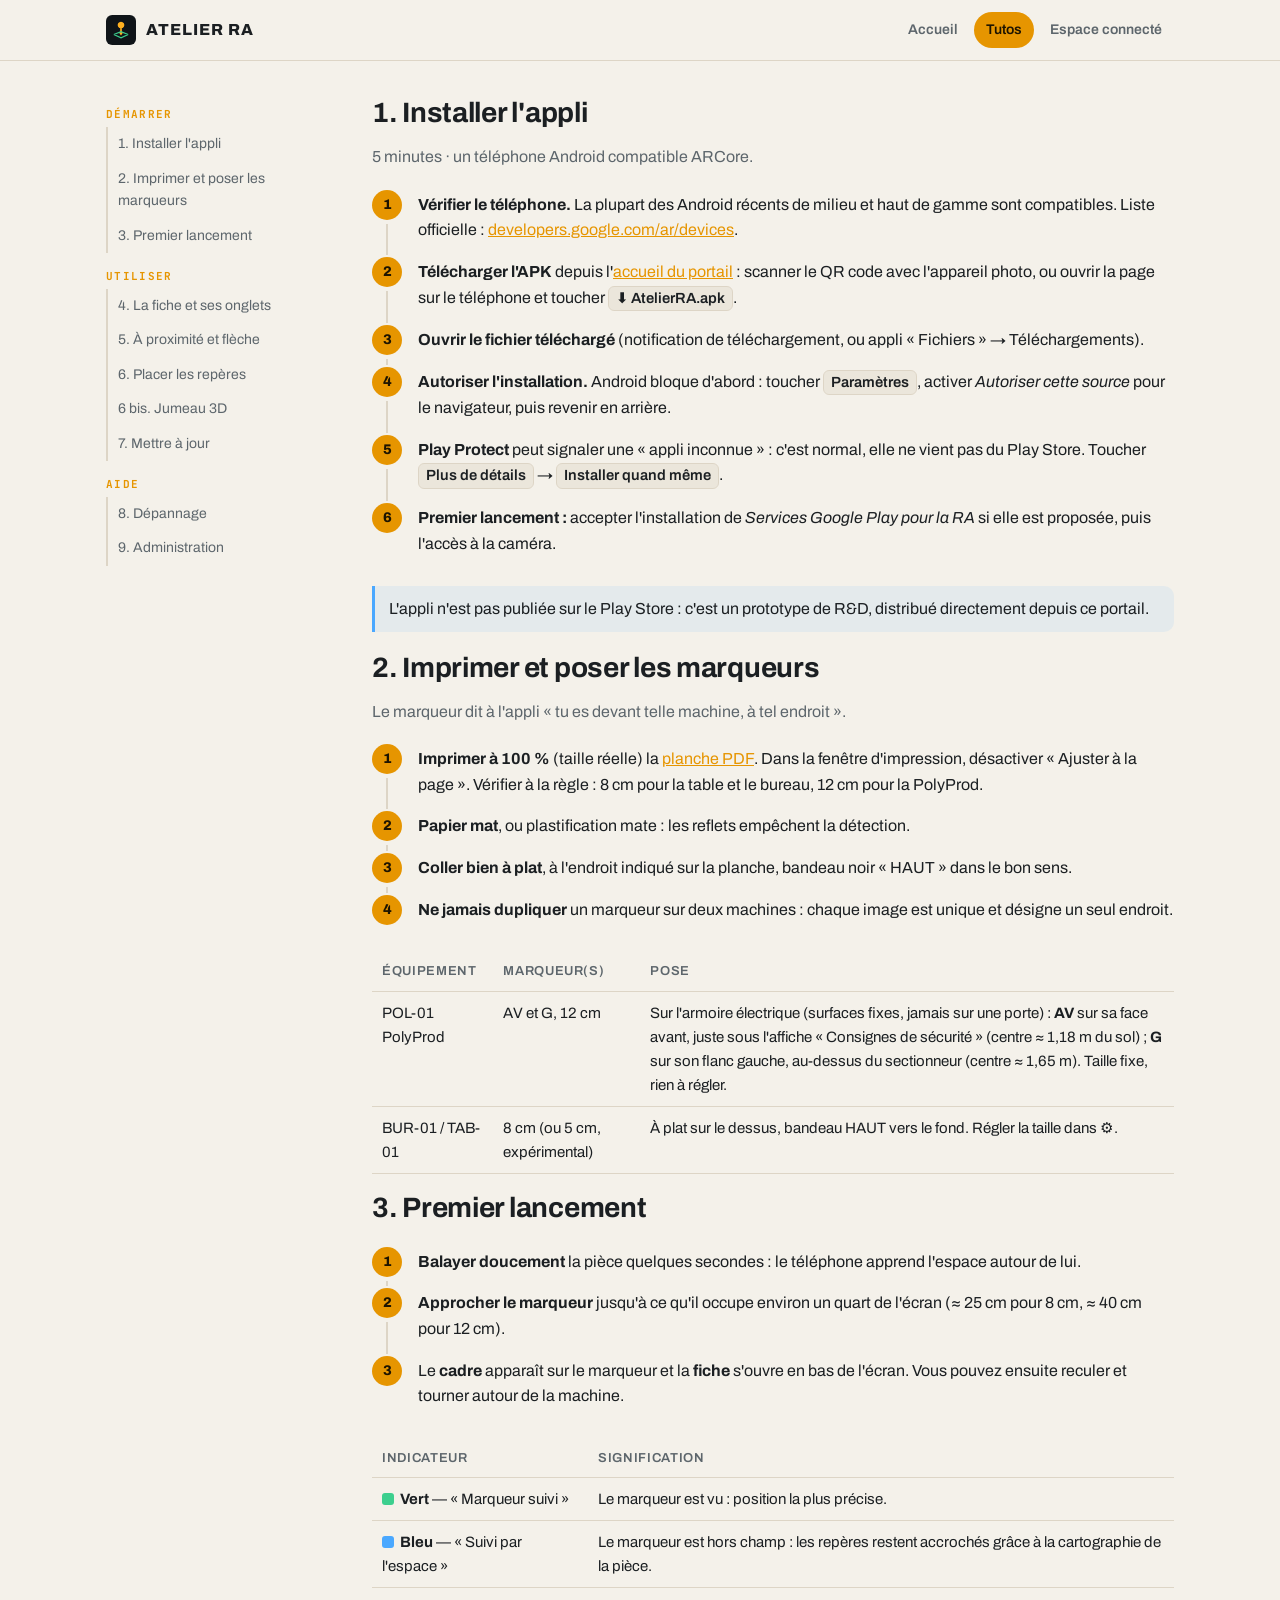
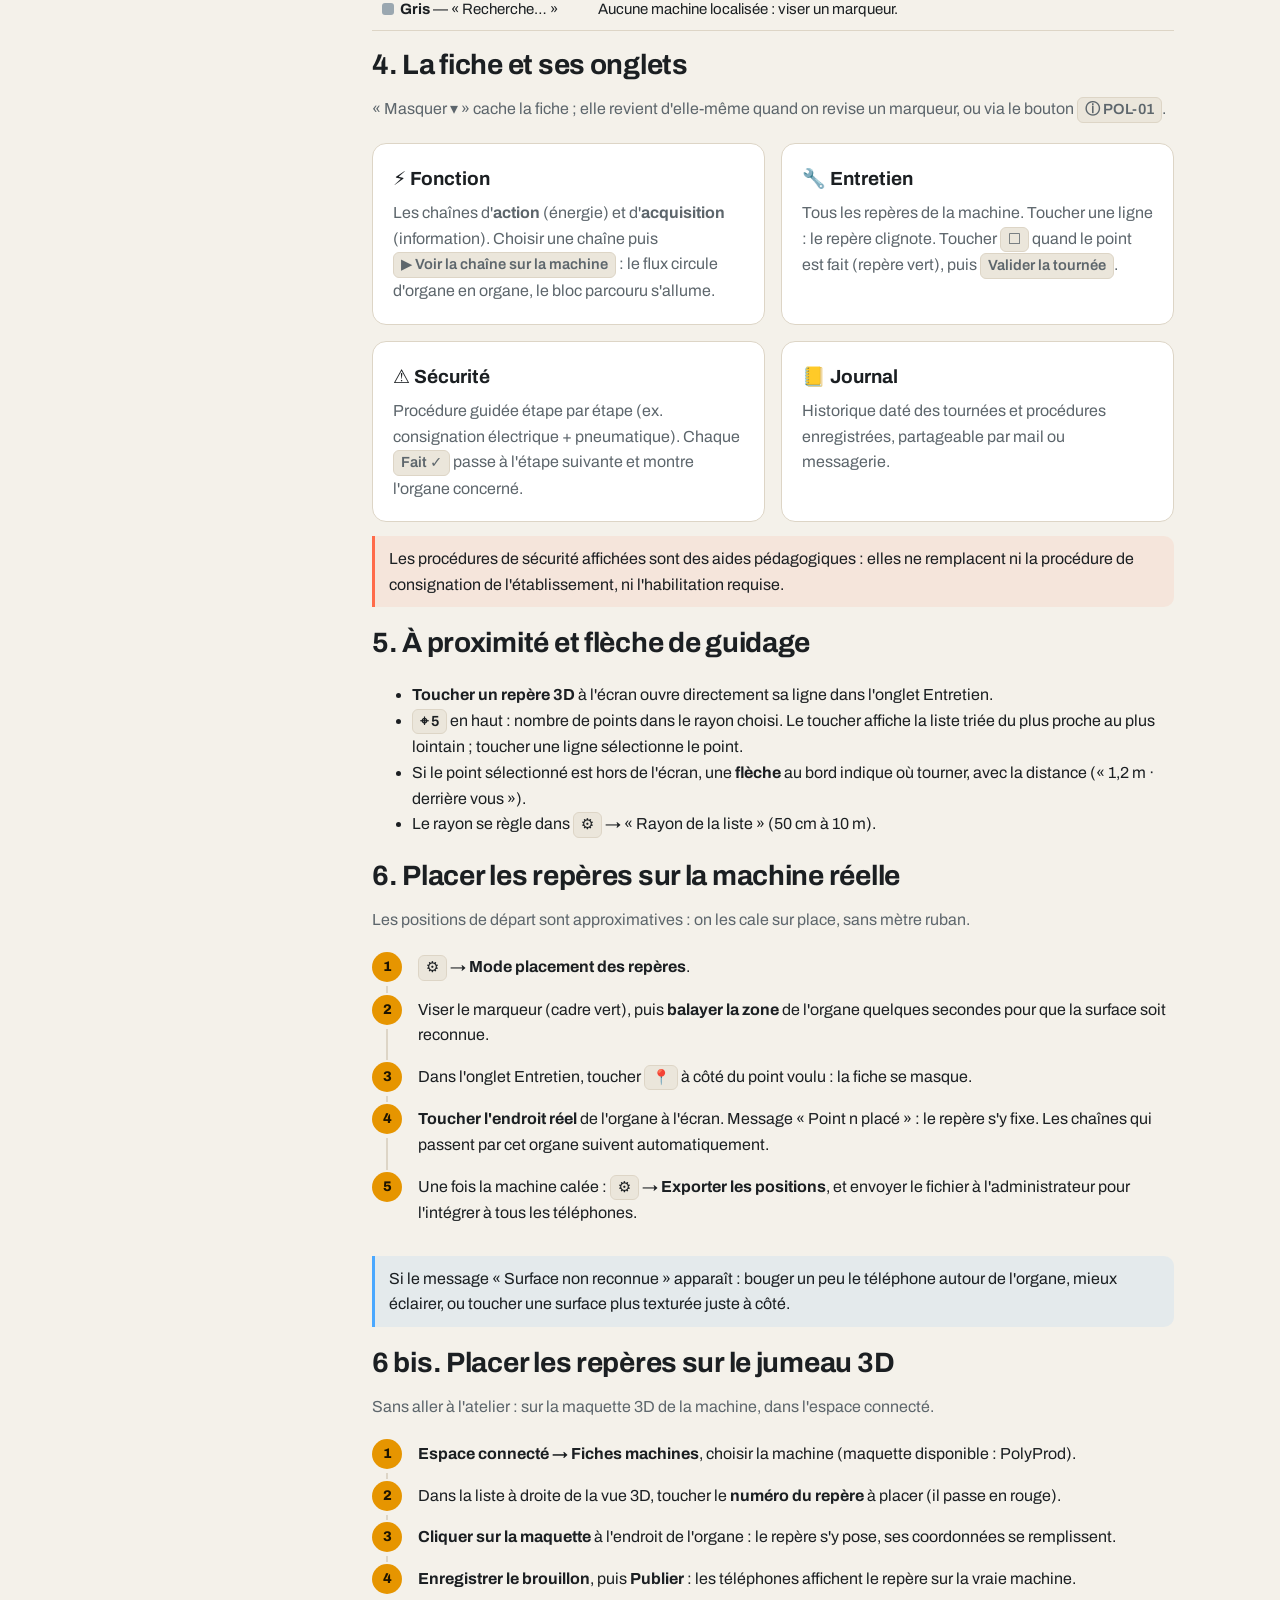
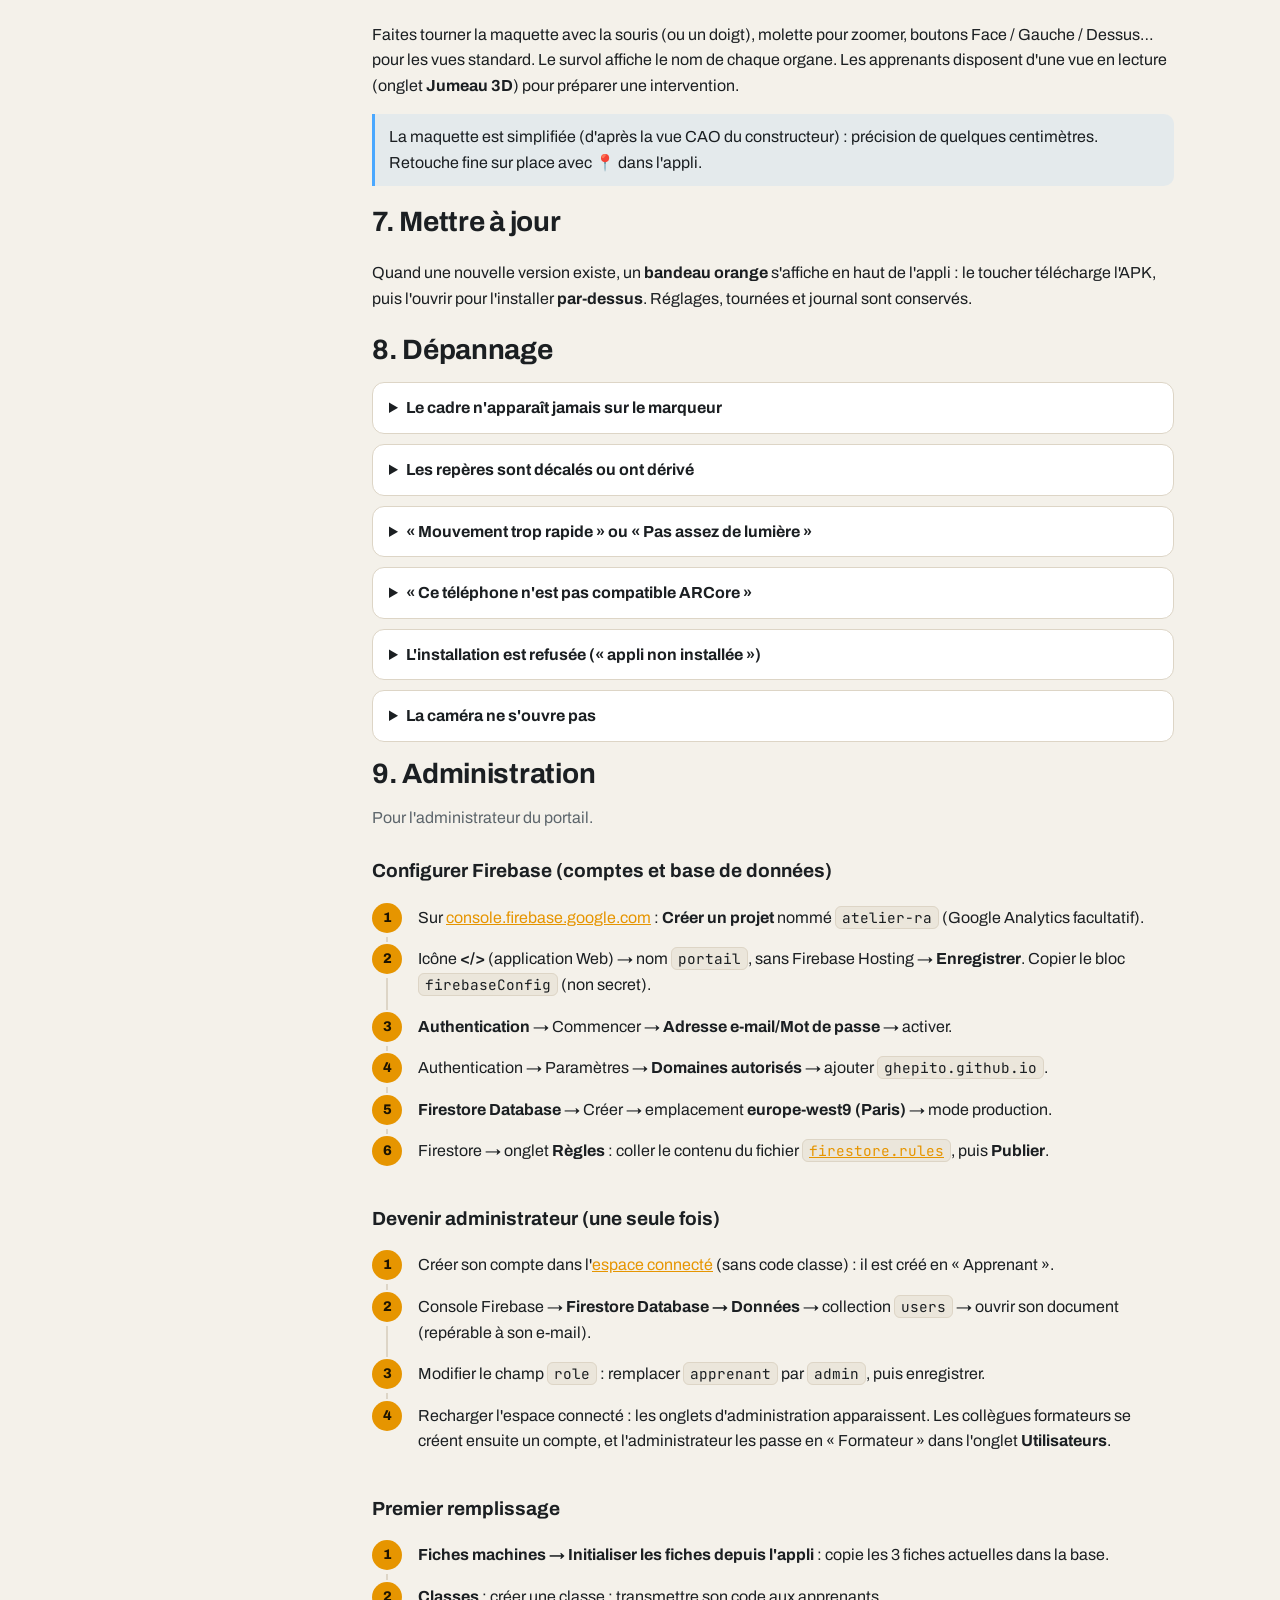
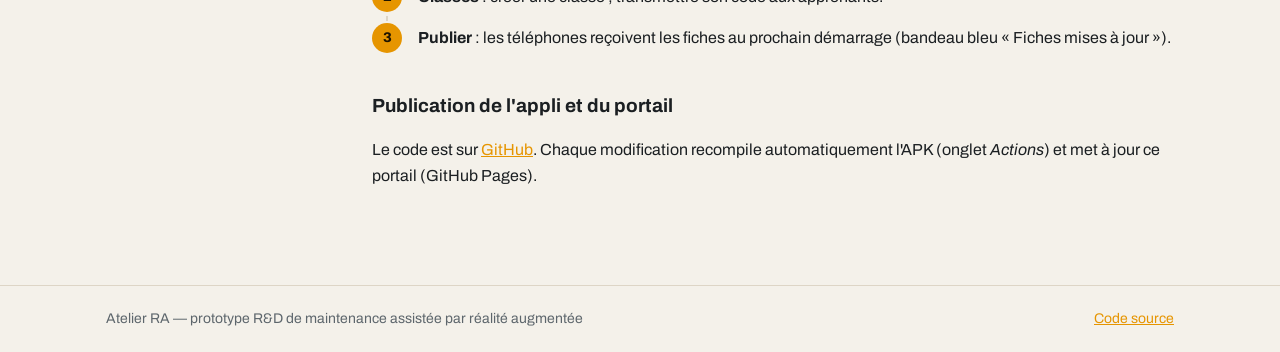
<file: site/tutos.html>
<!doctype html>
<html lang="fr">
<head>
<meta charset="utf-8">
<meta name="viewport" content="width=device-width, initial-scale=1">
<title>Atelier RA — Tutos</title>
<meta name="description" content="Tutos Atelier RA : installation, marqueurs, utilisation, placement des repères, dépannage, administration.">
<link rel="icon" href="data:image/svg+xml,%3Csvg xmlns='http://www.w3.org/2000/svg' viewBox='0 0 108 108'%3E%3Crect width='108' height='108' rx='22' fill='%230F1418'/%3E%3Cpath fill='%23FFB020' d='M54,24a12,12 0,1 1,-0.01,0zM51,40h6v22h-6zM54,74l-8,-12h16z'/%3E%3C/svg%3E">
<link rel="stylesheet" href="assets/style.css">
</head>
<body>
<header class="top"></header>

<main>
<div class="layout">
<aside class="toc">
  <div class="grp">Démarrer</div>
  <a href="#installer">1. Installer l'appli</a>
  <a href="#marqueurs">2. Imprimer et poser les marqueurs</a>
  <a href="#lancer">3. Premier lancement</a>
  <div class="grp">Utiliser</div>
  <a href="#onglets">4. La fiche et ses onglets</a>
  <a href="#guidage">5. À proximité et flèche</a>
  <a href="#placer">6. Placer les repères</a>
  <a href="#jumeau">6 bis. Jumeau 3D</a>
  <a href="#maj">7. Mettre à jour</a>
  <div class="grp">Aide</div>
  <a href="#depannage">8. Dépannage</a>
  <a href="#admin">9. Administration</a>
</aside>

<div class="tuto">

<section id="installer">
  <h2>1. Installer l'appli</h2>
  <p class="sub">5 minutes · un téléphone Android compatible ARCore.</p>
  <ol class="steps">
    <li><b>Vérifier le téléphone.</b> La plupart des Android récents de milieu et haut de gamme sont compatibles. Liste officielle : <a href="https://developers.google.com/ar/devices">developers.google.com/ar/devices</a>.</li>
    <li><b>Télécharger l'APK</b> depuis l'<a href="index.html#telecharger">accueil du portail</a> : scanner le QR code avec l'appareil photo, ou ouvrir la page sur le téléphone et toucher <span class="kbd">⬇ AtelierRA.apk</span>.</li>
    <li><b>Ouvrir le fichier téléchargé</b> (notification de téléchargement, ou appli « Fichiers » → Téléchargements).</li>
    <li><b>Autoriser l'installation.</b> Android bloque d'abord : toucher <span class="kbd">Paramètres</span>, activer <i>Autoriser cette source</i> pour le navigateur, puis revenir en arrière.</li>
    <li><b>Play Protect</b> peut signaler une « appli inconnue » : c'est normal, elle ne vient pas du Play Store. Toucher <span class="kbd">Plus de détails</span> → <span class="kbd">Installer quand même</span>.</li>
    <li><b>Premier lancement :</b> accepter l'installation de <i>Services Google Play pour la RA</i> si elle est proposée, puis l'accès à la caméra.</li>
  </ol>
  <div class="note">L'appli n'est pas publiée sur le Play Store : c'est un prototype de R&D, distribué directement depuis ce portail.</div>
</section>

<section id="marqueurs">
  <h2>2. Imprimer et poser les marqueurs</h2>
  <p class="sub">Le marqueur dit à l'appli « tu es devant telle machine, à tel endroit ».</p>
  <ol class="steps">
    <li><b>Imprimer à 100 %</b> (taille réelle) la <a href="marqueurs-appli.pdf" target="_blank" rel="noopener">planche PDF</a>. Dans la fenêtre d'impression, désactiver « Ajuster à la page ». Vérifier à la règle : 8 cm pour la table et le bureau, 12 cm pour la PolyProd.</li>
    <li><b>Papier mat</b>, ou plastification mate : les reflets empêchent la détection.</li>
    <li><b>Coller bien à plat</b>, à l'endroit indiqué sur la planche, bandeau noir « HAUT » dans le bon sens.</li>
    <li><b>Ne jamais dupliquer</b> un marqueur sur deux machines : chaque image est unique et désigne un seul endroit.</li>
  </ol>
  <table>
    <tr><th>Équipement</th><th>Marqueur(s)</th><th>Pose</th></tr>
    <tr><td>POL-01 PolyProd</td><td>AV et G, 12 cm</td><td>Sur l'armoire électrique (surfaces fixes, jamais sur une porte) : <b>AV</b> sur sa face avant, juste sous l'affiche « Consignes de sécurité » (centre ≈ 1,18 m du sol) ; <b>G</b> sur son flanc gauche, au-dessus du sectionneur (centre ≈ 1,65 m). Taille fixe, rien à régler.</td></tr>
    <tr><td>BUR-01 / TAB-01</td><td>8 cm (ou 5 cm, expérimental)</td><td>À plat sur le dessus, bandeau HAUT vers le fond. Régler la taille dans ⚙.</td></tr>
  </table>
</section>

<section id="lancer">
  <h2>3. Premier lancement</h2>
  <ol class="steps">
    <li><b>Balayer doucement</b> la pièce quelques secondes : le téléphone apprend l'espace autour de lui.</li>
    <li><b>Approcher le marqueur</b> jusqu'à ce qu'il occupe environ un quart de l'écran (≈ 25 cm pour 8 cm, ≈ 40 cm pour 12 cm).</li>
    <li>Le <b>cadre</b> apparaît sur le marqueur et la <b>fiche</b> s'ouvre en bas de l'écran. Vous pouvez ensuite reculer et tourner autour de la machine.</li>
  </ol>
  <table>
    <tr><th>Indicateur</th><th>Signification</th></tr>
    <tr><td><span class="swatch" style="background:var(--ok)"></span><b>Vert</b> — « Marqueur suivi »</td><td>Le marqueur est vu : position la plus précise.</td></tr>
    <tr><td><span class="swatch" style="background:var(--space)"></span><b>Bleu</b> — « Suivi par l'espace »</td><td>Le marqueur est hors champ : les repères restent accrochés grâce à la cartographie de la pièce.</td></tr>
    <tr><td><span class="swatch" style="background:#9aa7b0"></span><b>Gris</b> — « Recherche… »</td><td>Aucune machine localisée : viser un marqueur.</td></tr>
  </table>
</section>

<section id="onglets">
  <h2>4. La fiche et ses onglets</h2>
  <p class="sub">« Masquer ▾ » cache la fiche ; elle revient d'elle-même quand on revise un marqueur, ou via le bouton <span class="kbd">ⓘ POL-01</span>.</p>
  <div class="grid g2">
    <div class="card"><h3>⚡ Fonction</h3><p>Les chaînes d'<b>action</b> (énergie) et d'<b>acquisition</b> (information). Choisir une chaîne puis <span class="kbd">▶ Voir la chaîne sur la machine</span> : le flux circule d'organe en organe, le bloc parcouru s'allume.</p></div>
    <div class="card"><h3>🔧 Entretien</h3><p>Tous les repères de la machine. Toucher une ligne : le repère clignote. Toucher <span class="kbd">☐</span> quand le point est fait (repère vert), puis <span class="kbd">Valider la tournée</span>.</p></div>
    <div class="card"><h3>⚠ Sécurité</h3><p>Procédure guidée étape par étape (ex. consignation électrique + pneumatique). Chaque <span class="kbd">Fait ✓</span> passe à l'étape suivante et montre l'organe concerné.</p></div>
    <div class="card"><h3>📒 Journal</h3><p>Historique daté des tournées et procédures enregistrées, partageable par mail ou messagerie.</p></div>
  </div>
  <div class="note warn">Les procédures de sécurité affichées sont des aides pédagogiques : elles ne remplacent ni la procédure de consignation de l'établissement, ni l'habilitation requise.</div>
</section>

<section id="guidage">
  <h2>5. À proximité et flèche de guidage</h2>
  <ul>
    <li><b>Toucher un repère 3D</b> à l'écran ouvre directement sa ligne dans l'onglet Entretien.</li>
    <li><b><span class="kbd">⌖ 5</span></b> en haut : nombre de points dans le rayon choisi. Le toucher affiche la liste triée du plus proche au plus lointain ; toucher une ligne sélectionne le point.</li>
    <li>Si le point sélectionné est hors de l'écran, une <b>flèche</b> au bord indique où tourner, avec la distance (« 1,2 m · derrière vous »).</li>
    <li>Le rayon se règle dans <span class="kbd">⚙</span> → « Rayon de la liste » (50 cm à 10 m).</li>
  </ul>
</section>

<section id="placer">
  <h2>6. Placer les repères sur la machine réelle</h2>
  <p class="sub">Les positions de départ sont approximatives : on les cale sur place, sans mètre ruban.</p>
  <ol class="steps">
    <li><span class="kbd">⚙</span> → <b>Mode placement des repères</b>.</li>
    <li>Viser le marqueur (cadre vert), puis <b>balayer la zone</b> de l'organe quelques secondes pour que la surface soit reconnue.</li>
    <li>Dans l'onglet Entretien, toucher <span class="kbd">📍</span> à côté du point voulu : la fiche se masque.</li>
    <li><b>Toucher l'endroit réel</b> de l'organe à l'écran. Message « Point n placé » : le repère s'y fixe. Les chaînes qui passent par cet organe suivent automatiquement.</li>
    <li>Une fois la machine calée : <span class="kbd">⚙</span> → <b>Exporter les positions</b>, et envoyer le fichier à l'administrateur pour l'intégrer à tous les téléphones.</li>
  </ol>
  <div class="note">Si le message « Surface non reconnue » apparaît : bouger un peu le téléphone autour de l'organe, mieux éclairer, ou toucher une surface plus texturée juste à côté.</div>
</section>

<section id="jumeau">
  <h2>6 bis. Placer les repères sur le jumeau 3D</h2>
  <p class="sub">Sans aller à l'atelier : sur la maquette 3D de la machine, dans l'espace connecté.</p>
  <ol class="steps">
    <li><b>Espace connecté → Fiches machines</b>, choisir la machine (maquette disponible : PolyProd).</li>
    <li>Dans la liste à droite de la vue 3D, toucher le <b>numéro du repère</b> à placer (il passe en rouge).</li>
    <li><b>Cliquer sur la maquette</b> à l'endroit de l'organe : le repère s'y pose, ses coordonnées se remplissent.</li>
    <li><b>Enregistrer le brouillon</b>, puis <b>Publier</b> : les téléphones affichent le repère sur la vraie machine.</li>
  </ol>
  <p>Faites tourner la maquette avec la souris (ou un doigt), molette pour zoomer, boutons Face / Gauche / Dessus… pour les vues standard. Le survol affiche le nom de chaque organe. Les apprenants disposent d'une vue en lecture (onglet <b>Jumeau 3D</b>) pour préparer une intervention.</p>
  <div class="note">La maquette est simplifiée (d'après la vue CAO du constructeur) : précision de quelques centimètres. Retouche fine sur place avec 📍 dans l'appli.</div>
</section>

<section id="maj">
  <h2>7. Mettre à jour</h2>
  <p>Quand une nouvelle version existe, un <b>bandeau orange</b> s'affiche en haut de l'appli : le toucher télécharge l'APK, puis l'ouvrir pour l'installer <b>par-dessus</b>. Réglages, tournées et journal sont conservés.</p>
</section>

<section id="depannage">
  <h2>8. Dépannage</h2>
  <details><summary>Le cadre n'apparaît jamais sur le marqueur</summary>
    <p>Approcher davantage (un quart de l'écran), vérifier l'éclairage et l'absence de reflet, vérifier la taille imprimée à la règle et, pour la table et le bureau, le réglage <span class="kbd">⚙ → Taille des marqueurs</span>.</p></details>
  <details><summary>Les repères sont décalés ou ont dérivé</summary>
    <p>Revenir viser le marqueur (cadre vert) : l'appli se recale. Sinon <span class="kbd">⚙ → Réinitialiser le suivi</span>. Si le décalage est toujours le même, ce sont les positions qui sont à corriger : voir <a href="#placer">Placer les repères</a>.</p></details>
  <details><summary>« Mouvement trop rapide » ou « Pas assez de lumière »</summary>
    <p>Bouger plus lentement, éclairer la zone, éviter de viser une surface uniforme (mur blanc, tôle lisse).</p></details>
  <details><summary>« Ce téléphone n'est pas compatible ARCore »</summary>
    <p>Le téléphone n'est pas dans la liste Google. Utiliser un autre appareil compatible.</p></details>
  <details><summary>L'installation est refusée (« appli non installée »)</summary>
    <p>Vérifier qu'il reste de la place sur le téléphone. Si la version installée provient d'une autre source (signature différente), la désinstaller puis réinstaller.</p></details>
  <details><summary>La caméra ne s'ouvre pas</summary>
    <p>Fermer les autres applis qui utilisent la caméra. Vérifier l'autorisation : Paramètres Android → Applis → Atelier RA → Autorisations → Caméra.</p></details>
</section>

<section id="admin">
  <h2>9. Administration</h2>
  <p class="sub">Pour l'administrateur du portail.</p>
  <h3>Configurer Firebase (comptes et base de données)</h3>
  <ol class="steps">
    <li>Sur <a href="https://console.firebase.google.com">console.firebase.google.com</a> : <b>Créer un projet</b> nommé <code>atelier-ra</code> (Google Analytics facultatif).</li>
    <li>Icône <b>&lt;/&gt;</b> (application Web) → nom <code>portail</code>, sans Firebase Hosting → <b>Enregistrer</b>. Copier le bloc <code>firebaseConfig</code> (non secret).</li>
    <li><b>Authentication</b> → Commencer → <b>Adresse e-mail/Mot de passe</b> → activer.</li>
    <li>Authentication → Paramètres → <b>Domaines autorisés</b> → ajouter <code>ghepito.github.io</code>.</li>
    <li><b>Firestore Database</b> → Créer → emplacement <b>europe-west9 (Paris)</b> → mode production.</li>
    <li>Firestore → onglet <b>Règles</b> : coller le contenu du fichier <a href="https://github.com/Ghepito/atelier-ra/blob/main/firestore.rules"><code>firestore.rules</code></a>, puis <b>Publier</b>.</li>
  </ol>
  <h3>Devenir administrateur (une seule fois)</h3>
  <ol class="steps">
    <li>Créer son compte dans l'<a href="espace.html">espace connecté</a> (sans code classe) : il est créé en « Apprenant ».</li>
    <li>Console Firebase → <b>Firestore Database → Données</b> → collection <code>users</code> → ouvrir son document (repérable à son e-mail).</li>
    <li>Modifier le champ <code>role</code> : remplacer <code>apprenant</code> par <code>admin</code>, puis enregistrer.</li>
    <li>Recharger l'espace connecté : les onglets d'administration apparaissent. Les collègues formateurs se créent ensuite un compte, et l'administrateur les passe en « Formateur » dans l'onglet <b>Utilisateurs</b>.</li>
  </ol>
  <h3>Premier remplissage</h3>
  <ol class="steps">
    <li><b>Fiches machines → Initialiser les fiches depuis l'appli</b> : copie les 3 fiches actuelles dans la base.</li>
    <li><b>Classes</b> : créer une classe ; transmettre son code aux apprenants.</li>
    <li><b>Publier</b> : les téléphones reçoivent les fiches au prochain démarrage (bandeau bleu « Fiches mises à jour »).</li>
  </ol>
  <h3>Publication de l'appli et du portail</h3>
  <p>Le code est sur <a href="https://github.com/Ghepito/atelier-ra">GitHub</a>. Chaque modification recompile automatiquement l'APK (onglet <i>Actions</i>) et met à jour ce portail (GitHub Pages).</p>
</section>

</div>
</div>
</main>

<footer></footer>
<script src="assets/site.js"></script>
<script>entete("tutos.html");</script>
</body>
</html>
</file>
<file: site/assets/style.css>
/* Atelier RA — portail. Palette alignée sur l'appli (sombre industriel, accent ambre). */
@import url('https://fonts.googleapis.com/css2?family=Archivo:wght@400;500;600;700;800&family=JetBrains+Mono:wght@500;700&display=swap');

:root {
  --bg: #0f1418;
  --bg2: #151c21;
  --card: #182026;
  --line: #2a343c;
  --txt: #eef2f4;
  --mut: #9aa7b0;
  --acc: #ffb020;
  --acc-ink: #1d1400;
  --ok: #3ccf8e;
  --space: #4aa8ff;
  --warn: #ff6b4a;
  --shadow: 0 10px 30px rgba(0, 0, 0, .35);
  --r: 14px;
  color-scheme: dark;
}
@media (prefers-color-scheme: light) {
  :root:not([data-theme="dark"]) {
    --bg: #f4f1ea; --bg2: #ebe6db; --card: #ffffff; --line: #ddd5c6;
    --txt: #1b1f22; --mut: #5d666c; --acc: #e69500; --acc-ink: #1d1400;
    --shadow: 0 10px 30px rgba(60, 40, 0, .10);
    color-scheme: light;
  }
}

* { box-sizing: border-box; }
html { scroll-behavior: smooth; }
body {
  margin: 0; background: var(--bg); color: var(--txt);
  font: 16px/1.6 "Archivo", system-ui, -apple-system, "Segoe UI", sans-serif;
}
a { color: var(--acc); }
code, .mono { font-family: "JetBrains Mono", ui-monospace, monospace; font-size: .9em; }
code { background: var(--bg2); border: 1px solid var(--line); padding: 1px 6px; border-radius: 6px; }

/* ---------- En-tête */
header.top {
  position: sticky; top: 0; z-index: 10;
  background: color-mix(in srgb, var(--bg) 88%, transparent);
  backdrop-filter: blur(8px); border-bottom: 1px solid var(--line);
}
.top .in { max-width: 1100px; margin: 0 auto; padding: 12px 16px; display: flex; align-items: center; gap: 14px; }
.logo { display: flex; align-items: center; gap: 10px; text-decoration: none; color: var(--txt); font-weight: 800; letter-spacing: .06em; }
.logo svg { width: 30px; height: 30px; }
nav.main { margin-left: auto; display: flex; gap: 4px; flex-wrap: wrap; }
nav.main a {
  color: var(--mut); text-decoration: none; font-weight: 600; font-size: 14px;
  padding: 7px 12px; border-radius: 99px;
}
nav.main a:hover { color: var(--txt); background: var(--bg2); }
nav.main a.on { color: var(--acc-ink); background: var(--acc); }

main { max-width: 1100px; margin: 0 auto; padding: 0 16px 80px; }
.wrap { max-width: 1100px; margin: 0 auto; padding: 0 16px; }

/* ---------- Héros */
.hero { display: grid; grid-template-columns: 1.3fr 1fr; gap: 40px; align-items: center; padding: 56px 0 40px; }
.eyebrow { font: 700 12px "JetBrains Mono", monospace; letter-spacing: .14em; text-transform: uppercase; color: var(--acc); }
h1 { font-size: clamp(32px, 5vw, 52px); line-height: 1.05; margin: 10px 0 16px; letter-spacing: -.02em; }
h1 em { font-style: normal; color: var(--acc); }
.lead { color: var(--mut); font-size: 18px; max-width: 560px; }
h2 { font-size: 28px; letter-spacing: -.01em; margin: 56px 0 8px; }
h3 { font-size: 19px; margin: 26px 0 6px; }
.sub { color: var(--mut); margin: 0 0 20px; }

.btn {
  display: inline-flex; align-items: center; gap: 10px; cursor: pointer;
  background: var(--acc); color: var(--acc-ink); border: 0; text-decoration: none;
  font: 700 16px "Archivo", sans-serif; padding: 14px 22px; border-radius: 12px;
  box-shadow: var(--shadow);
}
.btn:hover { filter: brightness(1.06); }
.btn.ghost { background: transparent; color: var(--txt); border: 1px solid var(--line); box-shadow: none; }
.btn small { font-weight: 500; opacity: .75; }
.row { display: flex; gap: 12px; flex-wrap: wrap; align-items: center; margin-top: 22px; }

/* ---------- Cartes */
.card { background: var(--card); border: 1px solid var(--line); border-radius: var(--r); padding: 20px; }
.grid { display: grid; gap: 16px; }
.g3 { grid-template-columns: repeat(3, 1fr); }
.g2 { grid-template-columns: repeat(2, 1fr); }
.card h3 { margin-top: 0; }
.card p { color: var(--mut); margin: 6px 0 0; }
.ico { width: 40px; height: 40px; border-radius: 10px; display: grid; place-items: center; background: color-mix(in srgb, var(--acc) 16%, transparent); color: var(--acc); font-size: 20px; margin-bottom: 12px; }

/* ---------- Téléchargement */
.dl { display: grid; grid-template-columns: auto 1fr; gap: 22px; align-items: center; }
#qr { background: #fff; padding: 12px; border-radius: 12px; width: 180px; height: 180px; display: grid; place-items: center; }
#qr img, #qr canvas { width: 156px !important; height: 156px !important; }
.version { font: 700 13px "JetBrains Mono", monospace; color: var(--ok); }
.meta { color: var(--mut); font-size: 14px; }

/* ---------- Téléphone illustratif */
.phone {
  justify-self: center; width: 250px; aspect-ratio: 9/18.5; border-radius: 34px; padding: 10px;
  background: #0b0f12; border: 1px solid #2a343c; box-shadow: var(--shadow); position: relative;
}
.screen {
  position: relative; height: 100%; border-radius: 26px; overflow: hidden;
  background:
    radial-gradient(120% 70% at 50% 35%, #3a3f3c 0%, #1a1e1f 70%),
    #1a1e1f;
}
.screen .bar { position: absolute; top: 0; left: 0; right: 0; padding: 26px 14px 8px; display: flex; align-items: center; gap: 6px;
  font: 800 10px "Archivo", sans-serif; letter-spacing: .05em; color: #fff; background: linear-gradient(#000a, transparent); }
.pill { font: 700 9px "Archivo", sans-serif; padding: 3px 8px; border-radius: 99px; }
.pill.ok { background: var(--ok); color: #06251a; }
.pill.sp { background: var(--space); color: #04213d; }
.pill.mut { background: #ffffff22; color: #cfd6db; }
.screen .marker { position: absolute; left: 50%; top: 40%; width: 86px; height: 60px; transform: translate(-50%, -50%) perspective(200px) rotateX(48deg);
  background: repeating-linear-gradient(45deg, #ddd 0 4px, #222 4px 6px); outline: 3px solid var(--ok); outline-offset: 3px; }
.screen .pin { position: absolute; width: 2px; height: 34px; background: var(--acc); }
.screen .pin::after { content: attr(data-n); position: absolute; top: -20px; left: -9px; width: 20px; height: 20px; border-radius: 50%;
  background: var(--acc); color: var(--acc-ink); font: 800 11px/20px "Archivo", sans-serif; text-align: center; border: 2px solid #1d1400; }
.screen .sheet { position: absolute; left: 0; right: 0; bottom: 0; background: #101a1ff2; border-radius: 16px 16px 0 0; padding: 10px; }
.screen .tabs { display: flex; gap: 4px; margin: 6px 0; }
.screen .tabs span { flex: 1; text-align: center; font: 700 8px "Archivo", sans-serif; padding: 5px 0; border: 1px solid #2a343c; border-radius: 6px; color: #9aa7b0; }
.screen .tabs span.on { background: var(--acc); color: var(--acc-ink); border-color: var(--acc); }
.screen .ln { height: 7px; border-radius: 4px; background: #2a343c; margin: 6px 0; }

/* ---------- Tutos */
.layout { display: grid; grid-template-columns: 230px 1fr; gap: 36px; padding-top: 30px; }
aside.toc { position: sticky; top: 78px; align-self: start; }
aside.toc a { display: block; color: var(--mut); text-decoration: none; padding: 6px 10px; border-left: 2px solid var(--line); font-size: 14px; }
aside.toc a:hover { color: var(--txt); border-color: var(--acc); }
aside.toc .grp { font: 700 11px "JetBrains Mono", monospace; letter-spacing: .12em; text-transform: uppercase; color: var(--acc); margin: 16px 0 6px; }
.tuto section { scroll-margin-top: 80px; }
.tuto h2:first-child { margin-top: 0; }
ol.steps { counter-reset: s; list-style: none; padding: 0; margin: 16px 0; }
ol.steps > li { counter-increment: s; position: relative; padding: 2px 0 14px 46px; }
ol.steps > li::before {
  content: counter(s); position: absolute; left: 0; top: 0; width: 30px; height: 30px; border-radius: 50%;
  background: var(--acc); color: var(--acc-ink); font: 800 14px/30px "Archivo", sans-serif; text-align: center;
}
ol.steps > li::after { content: ""; position: absolute; left: 14px; top: 34px; bottom: 2px; width: 2px; background: var(--line); }
ol.steps > li:last-child::after { display: none; }
.note { border-left: 3px solid var(--space); background: color-mix(in srgb, var(--space) 9%, transparent); padding: 10px 14px; border-radius: 0 10px 10px 0; margin: 14px 0; }
.note.warn { border-color: var(--warn); background: color-mix(in srgb, var(--warn) 9%, transparent); }
.note.ok { border-color: var(--ok); background: color-mix(in srgb, var(--ok) 9%, transparent); }
.kbd { display: inline-block; border: 1px solid var(--line); background: var(--bg2); border-radius: 6px; padding: 0 7px; font-weight: 600; font-size: .92em; }
details { border: 1px solid var(--line); border-radius: 12px; padding: 12px 16px; margin: 10px 0; background: var(--card); }
details summary { cursor: pointer; font-weight: 700; }
details[open] summary { margin-bottom: 8px; }
table { width: 100%; border-collapse: collapse; margin: 12px 0; font-size: 15px; }
th, td { text-align: left; padding: 9px 10px; border-bottom: 1px solid var(--line); vertical-align: top; }
th { color: var(--mut); font-weight: 600; font-size: 13px; text-transform: uppercase; letter-spacing: .05em; }
.swatch { display: inline-block; width: 12px; height: 12px; border-radius: 3px; vertical-align: -1px; margin-right: 6px; }

/* ---------- Rôles */
.role { position: relative; }
.role .tag { font: 700 11px "JetBrains Mono", monospace; letter-spacing: .1em; text-transform: uppercase; }
.role ul { margin: 10px 0 0; padding-left: 18px; color: var(--mut); }
.role li { margin: 4px 0; }
.soon { display: inline-block; font: 700 11px "JetBrains Mono", monospace; padding: 3px 8px; border-radius: 99px; background: color-mix(in srgb, var(--space) 18%, transparent); color: var(--space); }

footer { border-top: 1px solid var(--line); color: var(--mut); font-size: 14px; }
footer .in { max-width: 1100px; margin: 0 auto; padding: 22px 16px; display: flex; gap: 16px; flex-wrap: wrap; justify-content: space-between; }

/* ---------- Commits */
.log { list-style: none; padding: 0; margin: 0; }
.log li { display: grid; grid-template-columns: 92px 1fr; gap: 12px; padding: 9px 0; border-bottom: 1px dashed var(--line); font-size: 15px; }
.log time { color: var(--mut); font: 500 13px "JetBrains Mono", monospace; }

@media (max-width: 860px) {
  .hero { grid-template-columns: 1fr; padding-top: 32px; }
  .phone { display: none; }
  .g3, .g2 { grid-template-columns: 1fr; }
  .layout { grid-template-columns: 1fr; }
  aside.toc { position: static; display: none; }
  .dl { grid-template-columns: 1fr; }
  nav.main a { padding: 6px 9px; font-size: 13px; }
}

/* ---------- Espace connecté */
.auth { max-width: 440px; margin: 48px auto; }
.seg { display: flex; border: 1px solid var(--line); border-radius: 12px; overflow: hidden; margin-bottom: 18px; }
.seg button { flex: 1; padding: 11px; border: 0; background: transparent; color: var(--mut); font: 700 14px "Archivo", sans-serif; cursor: pointer; }
.seg button.on { background: var(--acc); color: var(--acc-ink); }
label.f { display: block; font-weight: 600; font-size: 14px; margin: 12px 0 5px; }
label.f small { font-weight: 400; color: var(--mut); }
input, select, textarea {
  width: 100%; font: 15px "Archivo", sans-serif; color: var(--txt); background: var(--bg2);
  border: 1px solid var(--line); border-radius: 10px; padding: 10px 12px;
}
input:focus, select:focus, textarea:focus { outline: 2px solid var(--acc); outline-offset: 1px; border-color: transparent; }
textarea { min-height: 80px; resize: vertical; }
input[type=number] { font-family: "JetBrains Mono", monospace; }
.btn.sm { padding: 8px 14px; font-size: 14px; border-radius: 10px; box-shadow: none; }
.btn.ok { background: var(--ok); color: #06251a; }
.btn.warn { background: var(--warn); color: #fff; }
.btn.blue { background: var(--space); color: #04213d; }
.btn[disabled] { opacity: .5; cursor: not-allowed; }
.err { color: var(--warn); font-size: 14px; margin-top: 10px; min-height: 1em; }
.who { display: flex; align-items: center; gap: 12px; flex-wrap: wrap; padding: 26px 0 6px; }
.who h1 { font-size: 30px; margin: 0; }
.badge { font: 700 11px "JetBrains Mono", monospace; letter-spacing: .08em; text-transform: uppercase; padding: 4px 9px; border-radius: 99px; }
.badge.apprenant { background: color-mix(in srgb, var(--ok) 20%, transparent); color: var(--ok); }
.badge.formateur { background: color-mix(in srgb, var(--acc) 22%, transparent); color: var(--acc); }
.badge.admin { background: color-mix(in srgb, var(--space) 22%, transparent); color: var(--space); }
.subnav { display: flex; gap: 6px; flex-wrap: wrap; margin: 14px 0 22px; padding-bottom: 14px; border-bottom: 1px solid var(--line); }
.subnav button { border: 1px solid var(--line); background: transparent; color: var(--txt); font: 600 14px "Archivo", sans-serif; padding: 8px 14px; border-radius: 99px; cursor: pointer; }
.subnav button.on { background: var(--acc); color: var(--acc-ink); border-color: var(--acc); }
.subnav .n { display: inline-block; min-width: 20px; padding: 0 6px; margin-left: 4px; border-radius: 99px; background: var(--warn); color: #fff; font-size: 12px; text-align: center; }
.item { display: grid; grid-template-columns: 1fr auto; gap: 14px; align-items: start; }
.item + .item { margin-top: 12px; }
.item .t { font-weight: 700; }
.item .m { color: var(--mut); font-size: 13.5px; }
.st { font: 700 11px "JetBrains Mono", monospace; padding: 3px 8px; border-radius: 99px; white-space: nowrap; }
.st.a_valider { background: color-mix(in srgb, var(--acc) 20%, transparent); color: var(--acc); }
.st.integree { background: color-mix(in srgb, var(--ok) 20%, transparent); color: var(--ok); }
.st.a_reprendre { background: color-mix(in srgb, var(--warn) 20%, transparent); color: var(--warn); }
.photo { max-width: 220px; max-height: 220px; border-radius: 10px; border: 1px solid var(--line); display: block; margin-top: 8px; }
.kv { display: grid; grid-template-columns: max-content 1fr; gap: 3px 12px; font-size: 14px; margin-top: 6px; }
.kv b { color: var(--mut); font-weight: 600; }
.toast { position: fixed; left: 50%; bottom: 24px; transform: translateX(-50%); background: var(--txt); color: var(--bg); padding: 11px 18px; border-radius: 12px; font-weight: 600; z-index: 50; box-shadow: var(--shadow); }
.ed-sec { margin-top: 26px; }
.ed-sec h3 { display: flex; align-items: center; gap: 10px; }
.ed-row { display: grid; gap: 8px; align-items: end; padding: 10px; border: 1px solid var(--line); border-radius: 12px; background: var(--bg2); margin-top: 8px; }
.ed-row .num { font: 800 13px "Archivo", sans-serif; width: 28px; height: 28px; border-radius: 50%; display: grid; place-items: center; background: var(--acc); color: var(--acc-ink); }
.ed-row label { font-size: 12px; color: var(--mut); font-weight: 600; display: block; margin-bottom: 3px; }
.ed-row input, .ed-row select, .ed-row textarea { padding: 7px 9px; font-size: 14px; }
.ed-row textarea { min-height: 54px; }
.r-pt { grid-template-columns: 28px 2fr 2fr 1fr 1fr 70px 70px 70px 36px; }
.r-bloc { grid-template-columns: 28px 1fr 3fr 36px; }
.r-mai { grid-template-columns: 28px 1fr 2fr 1fr 70px 70px 70px 36px; }
.r-et { grid-template-columns: 28px 5fr 1fr 36px; }
.r-cib { grid-template-columns: 2fr 1fr 70px 70px 70px 80px; }
.x { width: 32px; height: 32px; border-radius: 8px; border: 1px solid var(--line); background: transparent; color: var(--warn); cursor: pointer; font-size: 16px; }
.chaine { border: 1px solid var(--line); border-radius: 14px; padding: 14px; margin-top: 12px; }
.sticky-bar { position: sticky; bottom: 0; background: color-mix(in srgb, var(--bg) 92%, transparent); backdrop-filter: blur(6px); border-top: 1px solid var(--line); padding: 12px 0; margin-top: 24px; display: flex; gap: 10px; align-items: center; flex-wrap: wrap; z-index: 5; }
.progress { height: 8px; border-radius: 99px; background: var(--bg2); overflow: hidden; }
.progress > i { display: block; height: 100%; background: var(--ok); }
@media (max-width: 860px) {
  .r-pt, .r-mai, .r-bloc, .r-et, .r-cib { grid-template-columns: 1fr 1fr; }
  .ed-row .num { grid-column: 1 / -1; }
}

body.connecte #presentation { display: none; }

/* ---------- Jumeau 3D */
.j3d-wrap { display: grid; grid-template-columns: minmax(0, 1fr) 290px; gap: 12px; margin-top: 8px; }
.j3d { height: 560px; border-radius: 12px; border: 1px solid var(--line); overflow: hidden; background: #E6EBEE; }
.j3d-side { display: flex; flex-direction: column; min-height: 0; }
.j3d-list { display: flex; flex-direction: column; gap: 4px; overflow: auto; max-height: 430px; padding-right: 4px; }
.j3d-pt { display: flex; align-items: center; gap: 10px; text-align: left; border: 1px solid var(--line); background: var(--card); color: var(--txt);
  border-radius: 10px; padding: 7px 9px; font: 500 14px "Archivo", sans-serif; cursor: pointer; }
.j3d-pt .num { flex: none; width: 24px; height: 24px; border-radius: 50%; display: grid; place-items: center; background: var(--acc); color: var(--acc-ink); font: 800 12px "Archivo", sans-serif; }
.j3d-pt:hover { border-color: var(--acc); }
.j3d-pt.on { border-color: var(--warn); background: color-mix(in srgb, var(--warn) 12%, var(--card)); }
.j3d-pt.on .num { background: var(--warn); color: #fff; }
.j3d-pt.sel { border-color: var(--txt); }
@media (max-width: 860px) { .j3d-wrap { grid-template-columns: 1fr; } .j3d { height: 420px; } }
</file>
